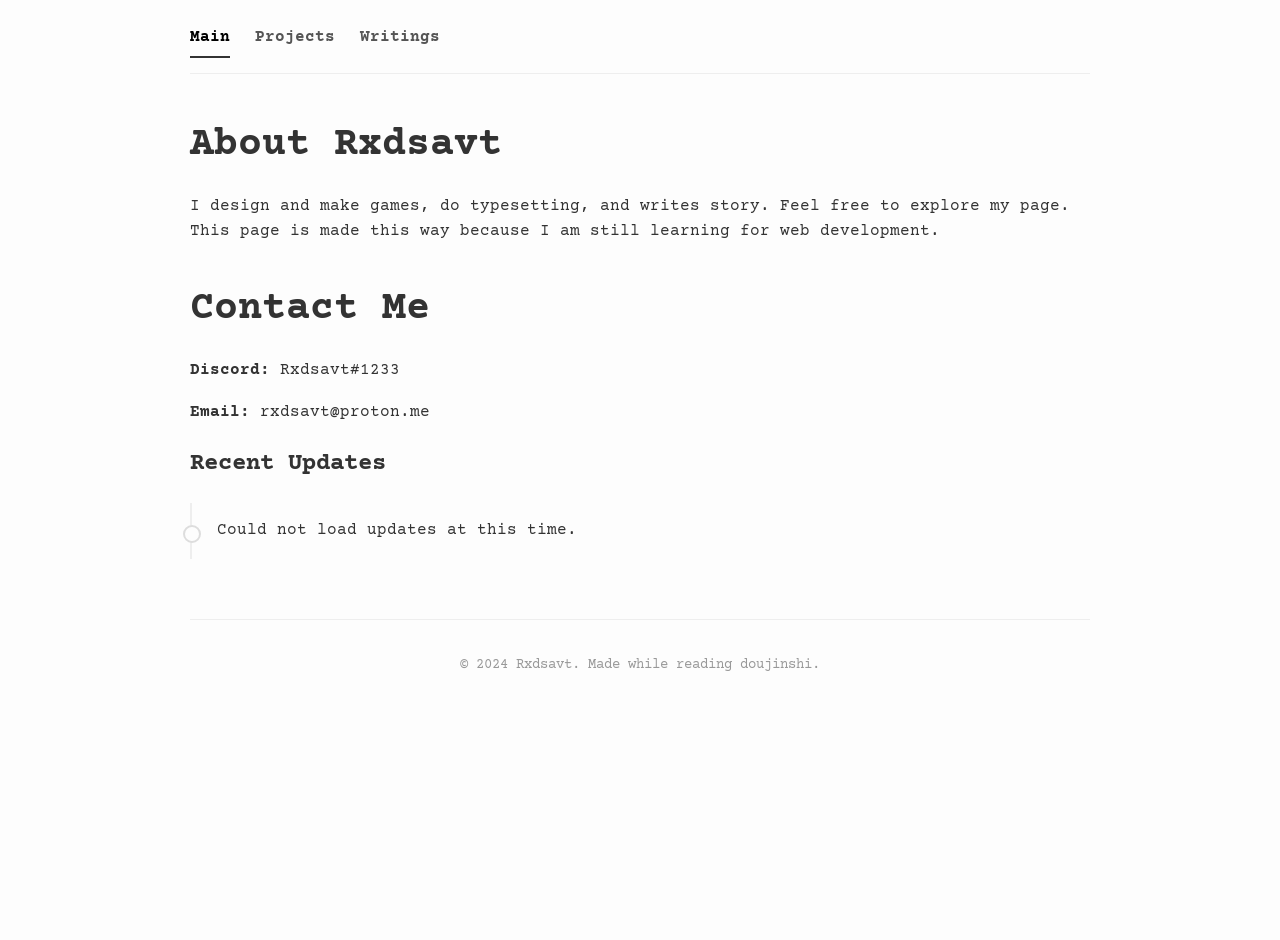
<file: index.html>
<!DOCTYPE html>
<html lang="id">
<head>
    <meta charset="UTF-8">
    <meta name="viewport" content="width=device-width, initial-scale=1.0">
    <title>Rxdsavt</title>
    <link rel="stylesheet" href="css/style.css">
    <link rel="preconnect" href="https://fonts.googleapis.com">
    <link rel="preconnect" href="https://fonts.gstatic.com" crossorigin>
    <link href="https://fonts.googleapis.com/css2?family=Courier+Prime:wght@400;700&display=swap" rel="stylesheet">
</head>
<body>

    <div class="container">
        <header>
            <nav>
                <a href="index.html" class="active">Main</a>
                <a href="projects.html">Projects</a>
                <a href="writings.html">Writings</a>
            </nav>
        </header>

        <main>
            <section id="about">
                <h1>About Rxdsavt</h1>
                <p>
                    I design and make games, do typesetting, and writes story. Feel free to explore my page. This page is made this way because I am still learning for web development.
                </p>
            </section>

            <section id="contact">
                <h1>Contact Me</h1>
                <div class="contact-links">
                    <p><strong>Discord:</strong> Rxdsavt#1233 </p>
                    <p><strong>Email:</strong> rxdsavt@proton.me </p>
                </div>
            </section>
        </main>

        <!-- NEW: UPDATES SECTION -->
        <section id="updates">
            <h1>Recent Updates</h1>
            <ul id="commit-history">
                <li>Loading latest updates...</li>
            </ul>
        </section>

        <footer>
            <p>&copy; 2024 Rxdsavt. Made while reading doujinshi. </p>
        </footer>
    </div>

    <script src="js/script.js"></script>

</body>
</html>
</file>
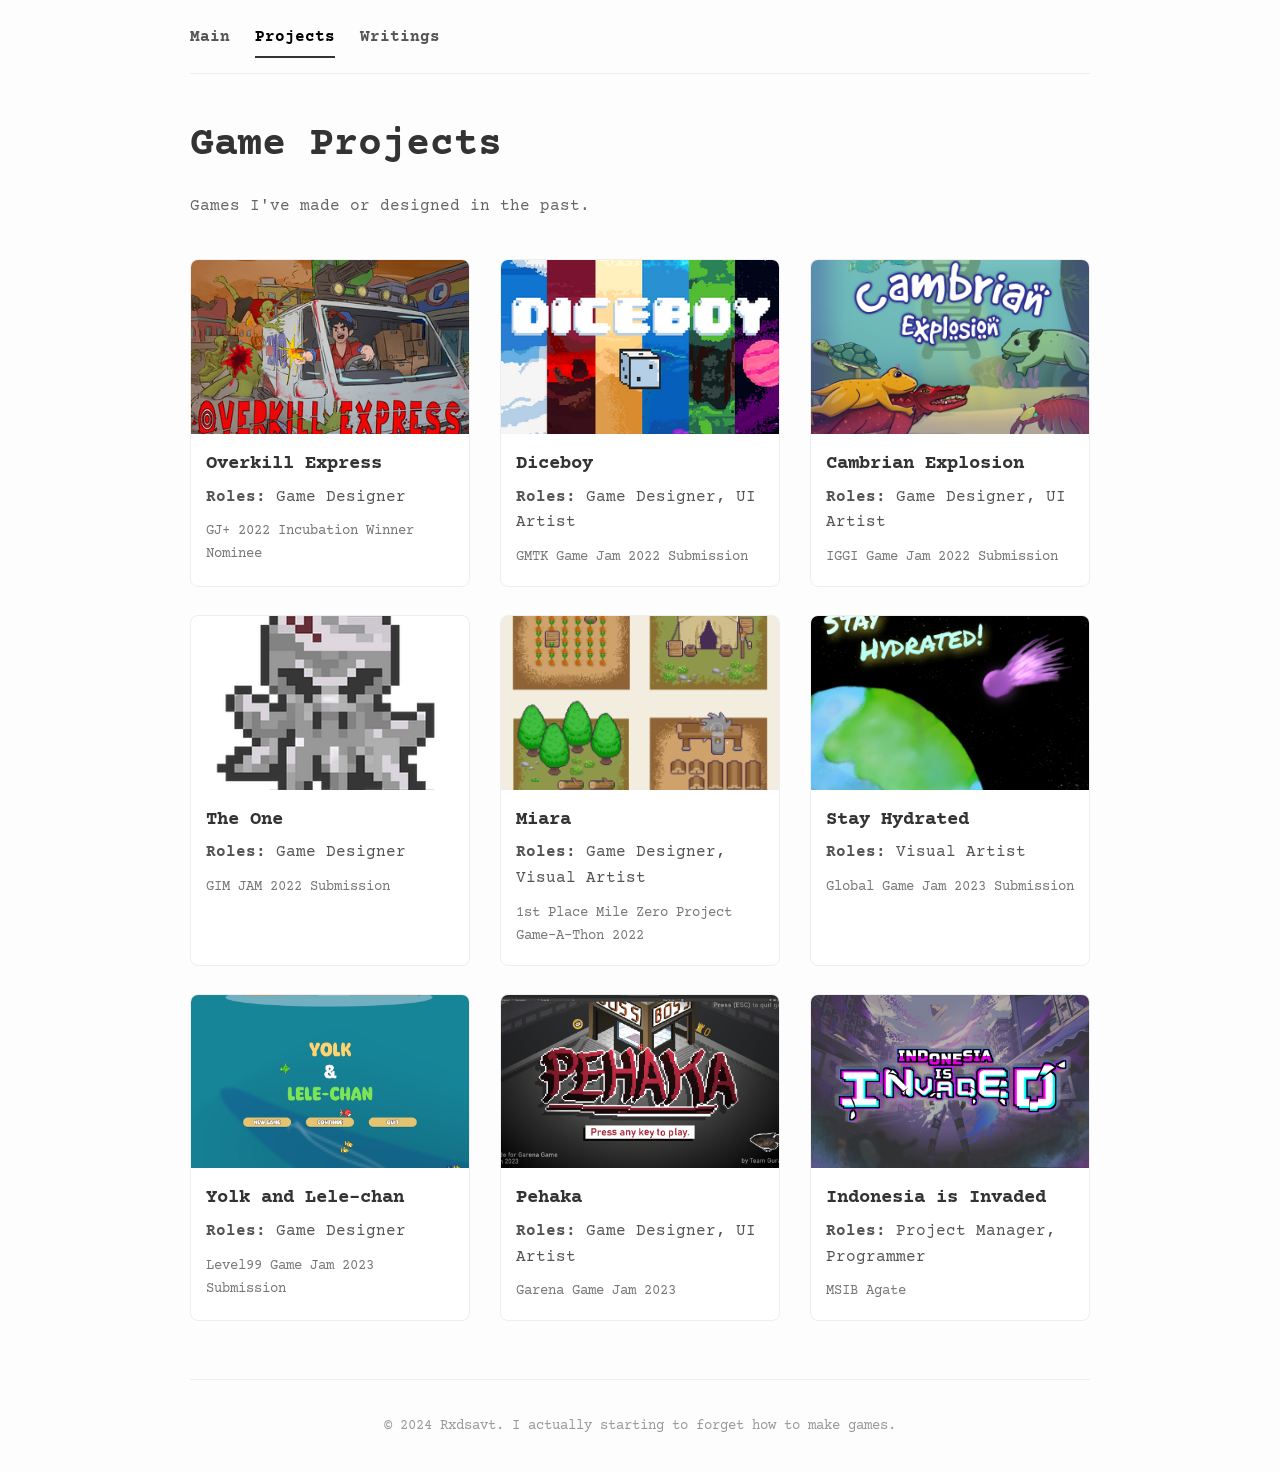
<file: projects.html>
<!DOCTYPE html>
<html lang="id">
<head>
    <meta charset="UTF-8">
    <meta name="viewport" content="width=device-width, initial-scale=1.0">
    <title>Projects</title>
    <link rel="stylesheet" href="css/style.css">
    <link rel="preconnect" href="https://fonts.googleapis.com">
    <link rel="preconnect" href="https://fonts.gstatic.com" crossorigin>
    <link href="https://fonts.googleapis.com/css2?family=Courier+Prime:wght@400;700&display=swap" rel="stylesheet">
</head>
<body>

    <div class="container">
        <header>
            <nav>
                <a href="index.html">Main</a>
                <a href="projects.html" class="active">Projects</a>
                <a href="writings.html">Writings</a>
            </nav>
        </header>

        <main>
            <h1>Game Projects</h1>
            <p class="page-description">Games I've made or designed in the past.</p>
            
            <div class="project-grid">
                <!-- Overkill Express -->
                <a href="https://restigo12.itch.io/overkill-express" target="_blank" rel="noopener noreferrer" class="project-card-link">
                    <div class="project-card">
                        <img src="images/overkill_express.jpg" alt="Overkill Express" onerror="this.onerror=null;this.src='https://placehold.co/600x400/EEE/31343C?text=Overkill+Express';">
                        <h3>Overkill Express</h3>
                        <p><strong>Roles:</strong> Game Designer</p>
                        <p class="project-note">GJ+ 2022 Incubation Winner Nominee</p>
                    </div>
                </a>

                <!-- Diceboy -->
                <a href="https://omahti.itch.io/diceboys-adventure" target="_blank" rel="noopener noreferrer" class="project-card-link">
                    <div class="project-card">
                        <img src="images/diceboy.png" alt="Diceboy" onerror="this.onerror=null;this.src='https://placehold.co/600x400/DDD/31343C?text=Diceboy';">
                        <h3>Diceboy</h3>
                        <p><strong>Roles:</strong> Game Designer, UI Artist</p>
                        <p class="project-note">GMTK Game Jam 2022 Submission</p>
                    </div>
                </a>

                <!-- Cambrian Explosion -->
                <a href="https://chamiira.itch.io/cambrian-explosion" target="_blank" rel="noopener noreferrer" class="project-card-link">
                    <div class="project-card">
                        <img src="images/cambrian.png" alt="Cambrian Explosion" onerror="this.onerror=null;this.src='https://placehold.co/600x400/CCC/31343C?text=Cambrian+Explosion';">
                        <h3>Cambrian Explosion</h3>
                        <p><strong>Roles:</strong> Game Designer, UI Artist</p>
                        <p class="project-note">IGGI Game Jam 2022 Submission</p>
                    </div>
                </a>

                <!-- The One -->
                <a href="https://dreizehn13gim.itch.io/the-one" target="_blank" rel="noopener noreferrer" class="project-card-link">
                    <div class="project-card">
                        <img src="images/theone.png" alt="The One" onerror="this.onerror=null;this.src='https://placehold.co/600x400/BBB/31343C?text=The+One';">
                        <h3>The One</h3>
                        <p><strong>Roles:</strong> Game Designer</p>
                        <p class="project-note">GIM JAM 2022 Submission</p>
                    </div>
                </a>
                
                <!-- Miara -->
                <a href="https://drive.google.com/drive/folders/1KIOn5-iW5DG1sHaidXSCT9OW4b86Y-zo" target="_blank" rel="noopener noreferrer" class="project-card-link">
                    <div class="project-card">
                        <img src="images/miara.png" alt="Miara" onerror="this.onerror=null;this.src='https://placehold.co/600x400/AAA/31343C?text=Miara';">
                        <h3>Miara</h3>
                        <p><strong>Roles:</strong> Game Designer, Visual Artist</p>
                        <p class="project-note">1st Place Mile Zero Project Game-A-Thon 2022</p>
                    </div>
                </a>

                <!-- Stay Hydrated -->
                <a href="https://makotoichinose.itch.io/hydrogen" target="_blank" rel="noopener noreferrer" class="project-card-link">
                    <div class="project-card">
                        <img src="images/ggj2023.png" alt="Stay Hydrated" onerror="this.onerror=null;this.src='https://placehold.co/600x400/999/31343C?text=Stay+Hydrated';">
                        <h3>Stay Hydrated</h3>
                        <p><strong>Roles:</strong> Visual Artist</p>
                        <p class="project-note">Global Game Jam 2023 Submission</p>
                    </div>
                </a>
                
                <!-- Yolk and Lele-chan -->
                <a href="https://sphenicpotato.itch.io/yolk-and-lele-chan" target="_blank" rel="noopener noreferrer" class="project-card-link">
                    <div class="project-card">
                        <img src="images/yolk.png" alt="Yolk and Lele-chan" onerror="this.onerror=null;this.src='https://placehold.co/600x400/888/31343C?text=Yolk';">
                        <h3>Yolk and Lele-chan</h3>
                        <p><strong>Roles:</strong> Game Designer</p>
                        <p class="project-note">Level99 Game Jam 2023 Submission</p>
                    </div>
                </a>

                <!-- Pehaka -->
                <a href="https://rxdsavt.itch.io/pehaka" target="_blank" rel="noopener noreferrer" class="project-card-link">
                    <div class="project-card">
                        <img src="images/pehaka.png" alt="Pehaka" onerror="this.onerror=null;this.src='https://placehold.co/600x400/777/31343C?text=Pehaka';">
                        <h3>Pehaka</h3>
                        <p><strong>Roles:</strong> Game Designer, UI Artist</p>
                        <p class="project-note">Garena Game Jam 2023</p>
                    </div>
                </a>

                <!-- Indonesia is Invaded -->
                <a href="https://rxdsavt.itch.io/indonesia-is-invaded" target="_blank" rel="noopener noreferrer" class="project-card-link">
                    <div class="project-card">
                        <img src="images/indonesiainvaded.png" alt="Indonesia is Invaded" onerror="this.onerror=null;this.src='https://placehold.co/600x400/666/31343C?text=Invaded';">
                        <h3>Indonesia is Invaded</h3>
                        <p><strong>Roles:</strong> Project Manager, Programmer</p>
                        <p class="project-note">MSIB Agate</p>
                    </div>
                </a>
            </div>
        </main>

        <footer>
            <p>&copy; 2024 Rxdsavt. I actually starting to forget how to make games.</p>
        </footer>
    </div>
</body>
</html>
</file>
<file: css/style.css>
/* Pengaturan Dasar dan Font */
body {
    font-family: 'Courier Prime', monospace;
    background-color: #fdfdfd;
    color: #333;
    line-height: 1.6;
    margin: 0;
    padding: 20px;
    display: flex;
    justify-content: center;
    align-items: flex-start;
    min-height: 100vh;
}

/* Kontainer Utama */
.container {
    max-width: 900px;
    width: 100%;
    margin: 0 auto;
}

/* Header dan Navigasi */
header {
    border-bottom: 1px solid #eee;
    padding-bottom: 15px;
    margin-bottom: 40px;
}

nav {
    display: flex;
    gap: 25px;
}

nav a {
    text-decoration: none;
    color: #555;
    font-weight: bold;
    padding: 5px 0;
    border-bottom: 2px solid transparent;
    transition: color 0.3s, border-color 0.3s;
}

nav a:hover {
    color: #000;
}

nav a.active {
    color: #000;
    border-bottom-color: #333;
}

/* Konten Utama */
main h1 {
    font-size: 2.5rem;
    margin-bottom: 10px;
}

main h2 {
    font-size: 1.8rem;
    border-bottom: 1px solid #eee;
    padding-bottom: 10px;
    margin-top: 40px;
}

.page-description {
    color: #666;
    margin-bottom: 40px;
}

/* Halaman Proyek - Grid */
.project-grid {
    display: grid;
    grid-template-columns: repeat(auto-fit, minmax(280px, 1fr));
    gap: 30px;
}

.project-card-link {
    text-decoration: none;
    color: inherit;
}

.project-card {
    background-color: #fff;
    border: 1px solid #eee;
    border-radius: 8px;
    overflow: hidden;
    transition: transform 0.3s, box-shadow 0.3s;
    height: 100%;
}

.project-card:hover {
    transform: translateY(-5px);
    box-shadow: 0 4px 15px rgba(0, 0, 0, 0.05);
}

.project-card img {
    width: 100%;
    height: auto;
    display: block;
    aspect-ratio: 16 / 10;
    object-fit: cover;
}

.project-card h3 {
    margin: 15px 15px 5px 15px;
    font-size: 1.2rem;
}

.project-card p {
    margin: 0 15px 15px;
    color: #555;
}

.project-card .project-note {
    font-size: 0.9rem;
    color: #777;
    margin-top: -5px;
}

/* Halaman Tulisan */
.writing-layout {
    display: flex;
    flex-wrap: wrap;
    gap: 30px;
}

.story-list {
    flex: 1;
    min-width: 200px;
    max-height: 400px;
    overflow-y: auto;
}

.story-list ul {
    list-style: none;
    padding: 0;
    margin: 0;
    padding-right: 10px;
}

.story-list li a {
    display: block;
    padding: 10px;
    text-decoration: none;
    color: #333;
    border-radius: 5px;
    transition: background-color 0.3s;
}

.story-list li a:hover {
    background-color: #f0f0f0;
}

.story-view {
    flex: 3;
    min-width: 300px;
    background-color: #fff;
    border: 1px solid #eee;
    border-radius: 8px;
    padding: 20px 30px;
    min-height: 300px;
    white-space: pre-wrap;
    font-family: 'Times New Roman', Times, serif;
    color: #222;
}

/* ADDED: Controls paragraph spacing inside the story view */
.story-view p {
    margin-top: 0;
    margin-bottom: 0.2em; /* Adjust this value to increase/decrease spacing */
}


/* NEW: UPDATES SECTION STYLING */
#updates h2 {
    margin-top: 60px;
}

#commit-history {
    list-style: none;
    padding: 0;
    margin-top: 20px;
    border-left: 2px solid #eee;
}

#commit-history li {
    padding: 15px 25px;
    position: relative;
}

#commit-history li::before {
    content: '';
    position: absolute;
    left: -9px;
    top: 22px;
    width: 14px;
    height: 14px;
    background-color: #fdfdfd;
    border: 2px solid #ddd;
    border-radius: 50%;
    transition: background-color 0.3s, border-color 0.3s;
}

#commit-history li:hover::before {
    background-color: #333;
    border-color: #333;
}

.commit-date {
    display: block;
    font-size: 0.9rem;
    color: #888;
    margin-bottom: 5px;
}

.commit-message {
    margin: 0;
    font-weight: bold;
}

/* Footer */
footer {
    text-align: center;
    margin-top: 60px;
    padding-top: 20px;
    border-top: 1px solid #eee;
    color: #999;
    font-size: 0.9rem;
}

/* Media Query untuk Mobile */
@media (max-width: 600px) {
    body {
        padding: 15px;
    }
    
    main h1 {
        font-size: 2rem;
    }

    nav {
        gap: 20px;
        justify-content: center;
    }
}
</file>
